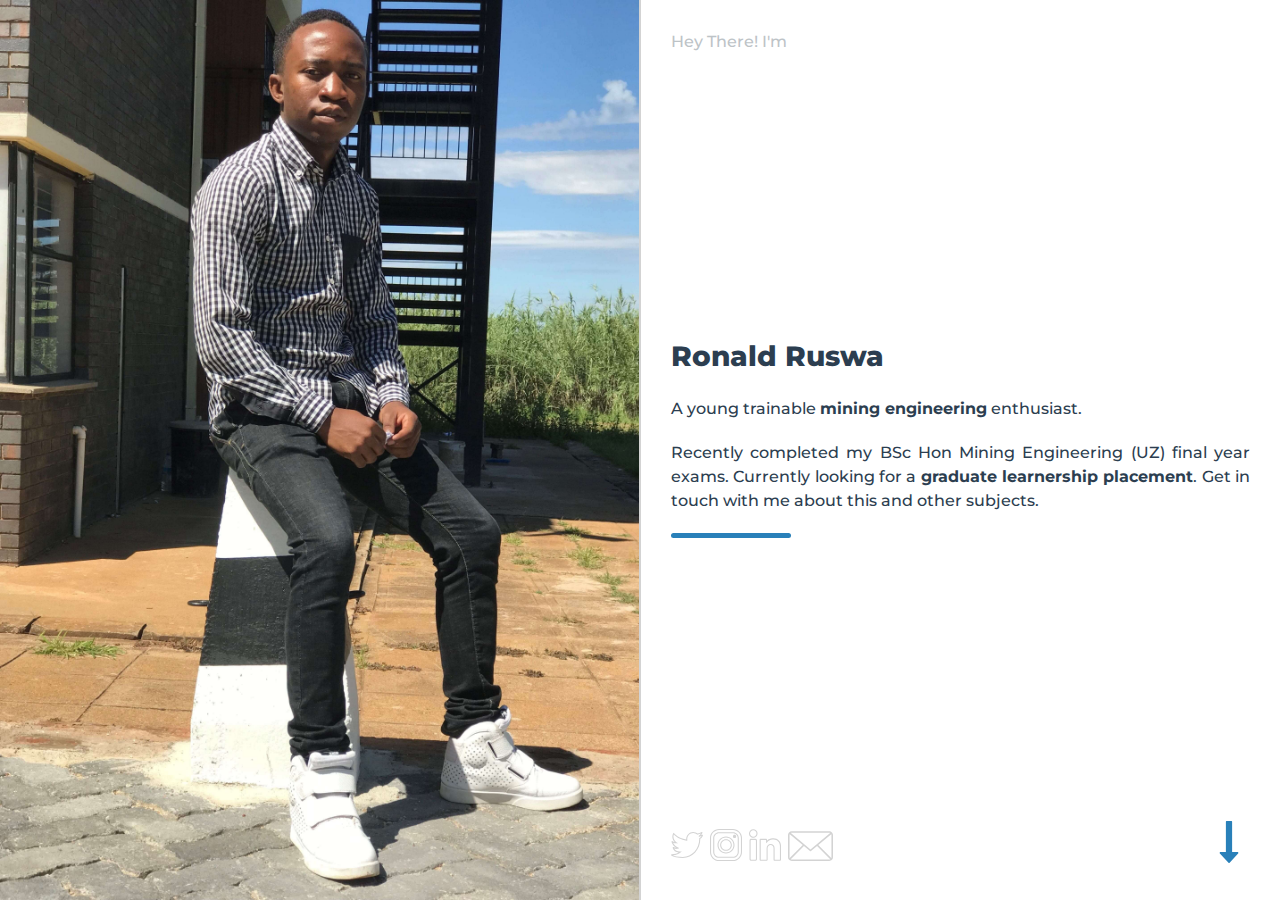
<file: index.html>
<!DOCTYPE html>
<html lang="en" dir="ltr">
  <head>
    <meta charset="utf-8">
    <meta name="viewport" content="width=device-width, initial-scale=1, shrink-to-fit=no">
    <link rel="icon" href="favicon.png" sizes="32x32">

    <meta name="description" content="A young trainable mining engineering enthusiast."/>
    <link rel="canonical" href="http://ronaldruswa.com/" />
    <meta property="og:locale" content="en_US" />
    <meta property="og:type" content="page" />
    <meta property="og:title" content="Ronald Ruswa - Mining Engineering (Graduate)" />
    <meta property="og:description" content="A young trainable mining engineering enthusiast." />
    <meta property="og:url" content="http://ronaldruswa.com/" />
    <meta property="og:site_name" content="Ronald Ruswa" />

    <meta property="og:image" content="https://ronaldruswa.com/lib/img/ronald-ruswa.jpg" />
    <meta property="og:image:width" content="800" />
    <meta property="og:image:height" content="1080" />
    <meta property="og:image:alt" content="Ronald Ruswa" />

    <meta name="twitter:card" content="summary_large_image" />
    <meta name="twitter:description" content="A young trainable mining engineering enthusiast." />
    <meta name="twitter:title" content="Ronald Ruswa - Mining Engineering (Graduate)" />
    <meta name="twitter:site" content="@rnruswa" />
    <meta name="twitter:image" content="https://ronaldruswa.com/lib/img/ronald-ruswa.jpg" />
    <meta name="twitter:creator" content="@rnruswa" />

    <title>Ronald Ruswa - Mining Enthusiast</title>
    <link rel="stylesheet" href="css/reset.css">
    <link rel="stylesheet" href="css/style.css">
    <link href="https://fonts.googleapis.com/css?family=Montserrat:500,700" rel="stylesheet">
  </head>
  <body>

    <div class="site-wrap flex-row">
      <div class="left col-1">

      </div>
      <div class="right col-1">
        <div class="inner flex-col flex-sb">
          <div class="top light-grey">
            Hey There! I'm
          </div>
          <div class="middle">
            <h1>Ronald Ruswa</h1>
            <p>A young trainable <strong>mining engineering</strong> enthusiast.</p>
            <p>Recently completed my BSc Hon Mining Engineering (UZ) final year exams. Currently looking for a <strong>graduate learnership placement</strong>. Get in touch with me about this and other subjects.</p>
            <div class="bar"></div>
          </div>
          <div class="bottom flex-row flex-sb">
            <div class="social-icons flex-row">
              <a target="_blank" href="http://ronaldruswa.com/twitter"><img src="lib/img/twitter.svg" alt="twitter"></a>
              <a target="_blank" href="http://ronaldruswa.com/instagram"><img src="lib/img/instagram.svg" alt="instagram"></a>
              <a target="_blank" href="http://ronaldruswa.com/linkedin"><img src="lib/img/linkedin.svg" alt="linkedin"></a>
              <a href="mailto:me@ronaldruswa.com"><img src="lib/img/email.svg" alt="email"></a>
            </div>
            <div class="cv-ronald-ruswa">
              <a target="_blank" href="http://ronaldruswa.com/lib/pdf/cv-ronald-ruswa.pdf"><img src="lib/img/download.svg" alt="email"></a>
            </div>
          </div>
        </div>

      </div>
    </div>

  </body>
</html>
</file>
<file: css/style.css>
html{
  font-size: 16px;
  font-weight: 500;
  line-height: 1.5;
  font-family: 'Montserrat', sans-serif;
}

body{
  margin: 0;
  padding: 0;
  background: #e5e5e5;
}

/*-------------------------------site structure-------------------------------*/

.site-wrap{
  width: 100vw;
  height: 100vh;
}

.col-1{
  width: 50%;
}

.col-2{
  width: 100%;
}

/*--------------------------------flex box------------------------------------*/

.flex-row{
  display: flex;
  flex-direction: row;
}

.flex-col{
  display: flex;
  flex-direction: column;
}

.flex-sb{
  justify-content: space-between;
}

/*--------------------------------left side-----------------------------------*/

.site-wrap .left{
  border-right: 2px solid #d3d3d3;
  background: url('../lib/img/ronald-ruswa.jpg');
  background-size: cover;
  background-repeat: no-repeat;
  background-position: top;
}

/*--------------------------------right side----------------------------------*/

.site-wrap .right{
  background: #ffffff;
  text-align: justify;
  color: #2c3e50;
}

.site-wrap .right .inner{
  padding: 30px 30px;
  width: calc(100% - 60px);
  height: calc(100% - 60px);
}

.bar{
  width: 120px;
  height: 5px;
  margin: 20px 0;
  background: #2980b9;
  border-radius: 2.5px;
}

.site-wrap .right .inner .bottom .social-icons{
  position: relative;
  top: 8px;
  bottom: 0;
}

.site-wrap .right .inner .bottom .social-icons img{
  height: 32px;
  margin-right: 7px;
  width: auto;
}

.site-wrap .right .inner .bottom .social-icons img:hover{
  height: 38px;
}

.site-wrap .right .inner .bottom .cv-ronald-ruswa img{
  height: 42px;
  width: auto;
}

/*-------------------------------color pallete-------------------------------*/

.light-grey{
  color: #bdc3c7;
}

/*-------------------------------media queries-------------------------------*/

@media (max-width: 680px) {
  .left{
    display: none;
  }

  .site-wrap .right .inner{
    padding: 15px 15px;
    width: calc(100% - 30px);
    height: calc(100% - 30px);
  }

  .col-1{
    width: 100%;
  }
}
</file>
